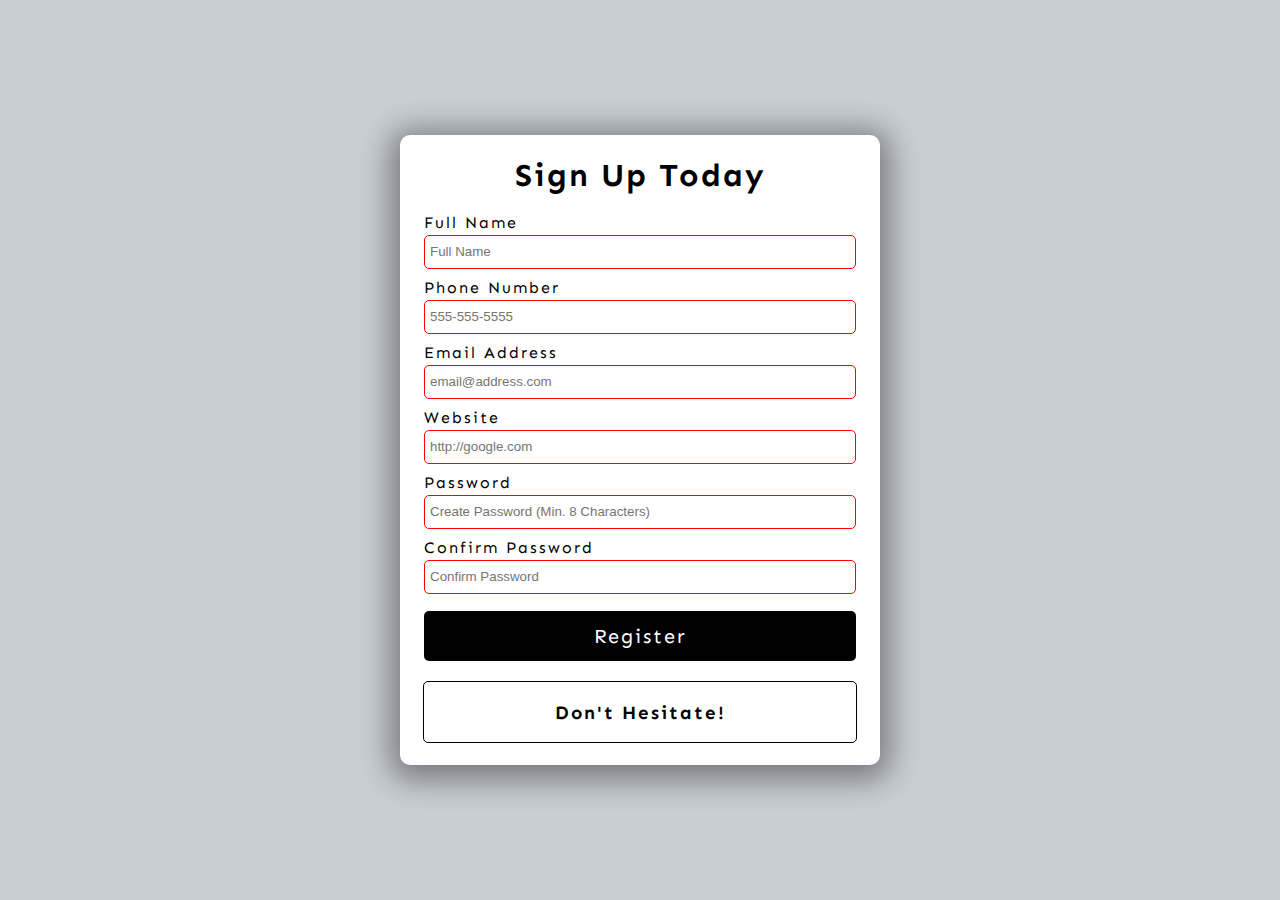
<file: form-validator/index.html>
<!DOCTYPE html>
<html lang="en">
<head>
    <meta charset="UTF-8">
    <meta name="viewport" content="width=device-width, initial-scale=1.0">
    <title>Form Validation</title>
    <link rel="icon" type="image/png" href="favicon.png">
    <link rel="stylesheet" href="style.css">
</head>
<body>
    <div class="container">
        <h1>Sign Up Today</h1>
        <!-- Form -->
        <form id="form">
            <!-- Full Name -->
            <div class="form-group">
                <label for="name">Full Name</label>
                <input type="text" id="name" placeholder="Full Name" name="name"  required minlength="3" maxlength="100">
            </div>
            <!-- Phone Number -->
            <div class="form-group">
                <label for="phone">Phone Number</label>
                <input type="tel" id="phone" placeholder="555-555-5555" name="phone" required pattern="[0-9]{3}-[0-9]{3}-[0-9]{4}">
            </div>
            <!-- Email Address -->
            <div class="form-group">
                <label for="email">Email Address</label>
                <input type="email" id="email" placeholder="email@address.com" required name="email">
            </div>
            <!-- Website URL -->
            <div class="form-group">
                <label for="website">Website</label>
                <input type="url" id="website" placeholder="http://google.com" required name="website">
            </div>
            <!-- Password -->
            <div class="form-group">
                <label for="password1">Password</label>
                <input type="password" id="password1" placeholder="Create Password (Min. 8 Characters)"
                    required pattern="^(?=.*\d)(?=.*[a-z])(?=.*[A-Z])(?=.*[a-zA-Z]).{8,}$" 
                    title="Please include at least 1 uppercase character, 1 lowercase character and 1 number."
                >
            </div>
            <!-- Confirm Password -->
            <div class="form-group">
                <label for="password2">Confirm Password</label>
                <input type="password" id="password2" placeholder="Confirm Password" name="password"
                required pattern="^(?=.*\d)(?=.*[a-z])(?=.*[A-Z])(?=.*[a-zA-Z]).{8,}$">
            </div>
            <button type="submit">Register</button>
        </form>
        <!-- Error/Success Message -->
        <div class="message-container">
            <h3 id="message">Don't Hesitate!</h3>
        </div>
    </div>
    <!-- Script -->
    <script src="script.js"></script>
</body>
</html>
</file>
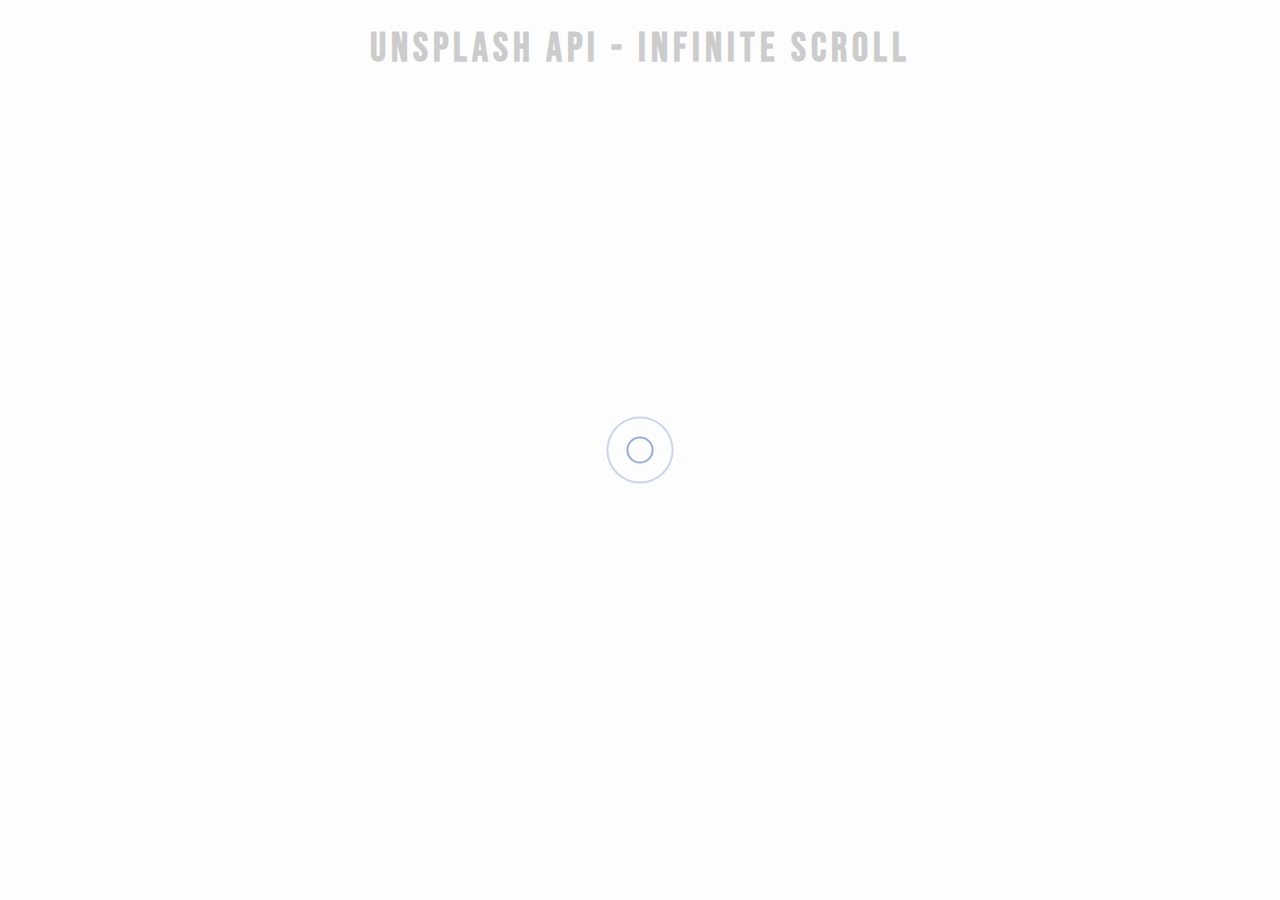
<file: infinite-scroll/index.html>
<!DOCTYPE html>
<html lang="en">
<head>
    <meta charset="UTF-8">
    <meta name="viewport" content="width=device-width, initial-scale=1.0">
    <title>Infinite Scroll</title>
    <link rel="icon" type="image/png" href="favicon.png">
    <link rel="stylesheet" href="style.css">
</head>
<body>
    <!-- Title -->
    <h1>Unsplash API - Infinite Scroll</h1>
    <!-- Loader -->
    <div class="loader" id="loader">
        <img src="loader.svg" alt="Loading">
    </div>
    <!-- Image Container -->
    <div class="image-container" id="image-container"></div>
    <!-- Script -->
    <script src="script.js"></script>
</body>
</html>
</file>
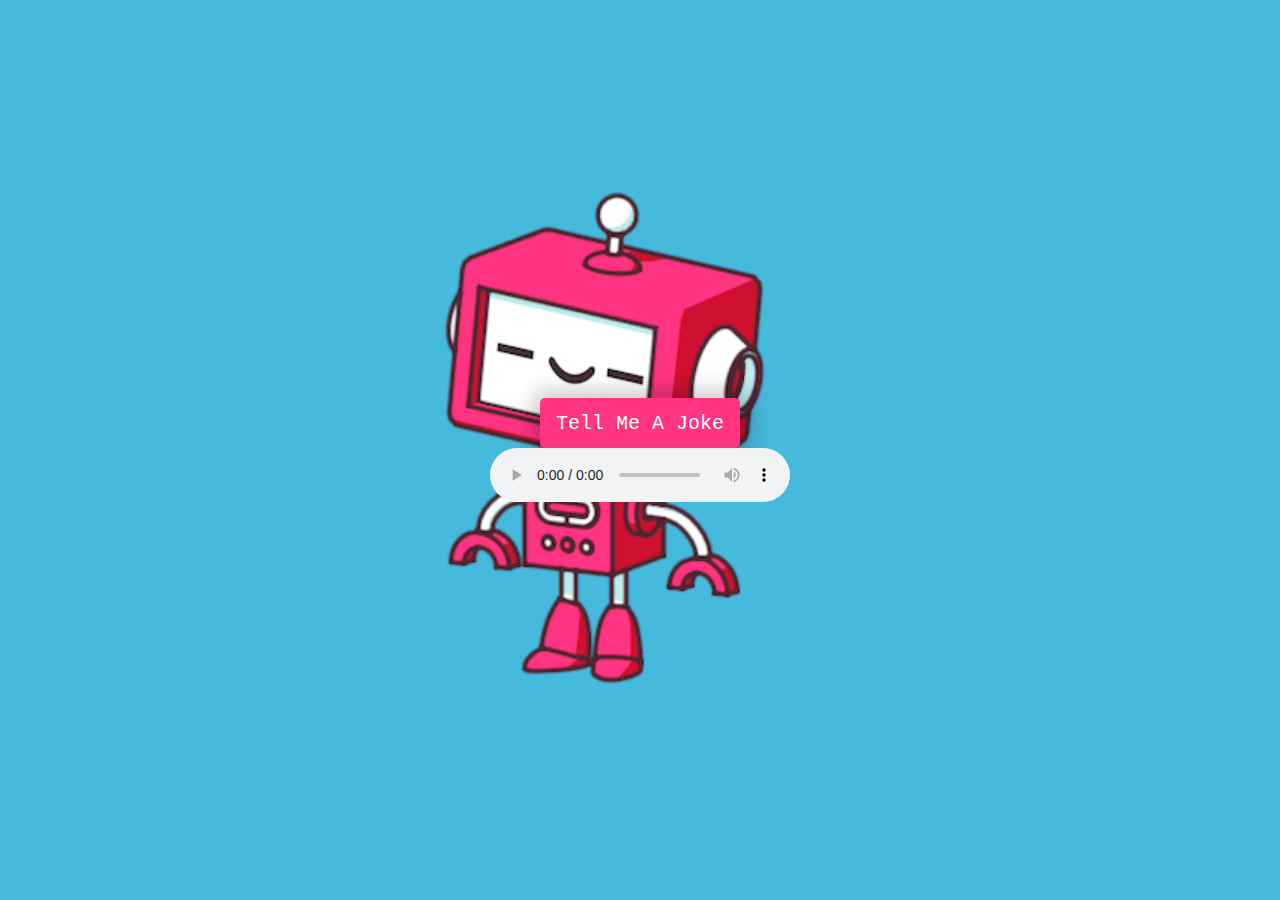
<file: joke-teller/index.html>
<!DOCTYPE html>
<html lang="en">
<head>
    <meta charset="UTF-8">
    <meta name="viewport" content="width=device-width, initial-scale=1.0">
    <title>Joke Teller</title>
    <link rel="icon" type="image/png" href="favicon.png">
    <link rel="stylesheet" href="style.css">
</head>
<body>
    <div class="container">
        <button id="button">Tell Me A Joke</button>
        <audio id="audio" controls></audio>
    </div>
    <!-- Script -->
    <script src="script.js"></script>
</body>
</html>
</file>
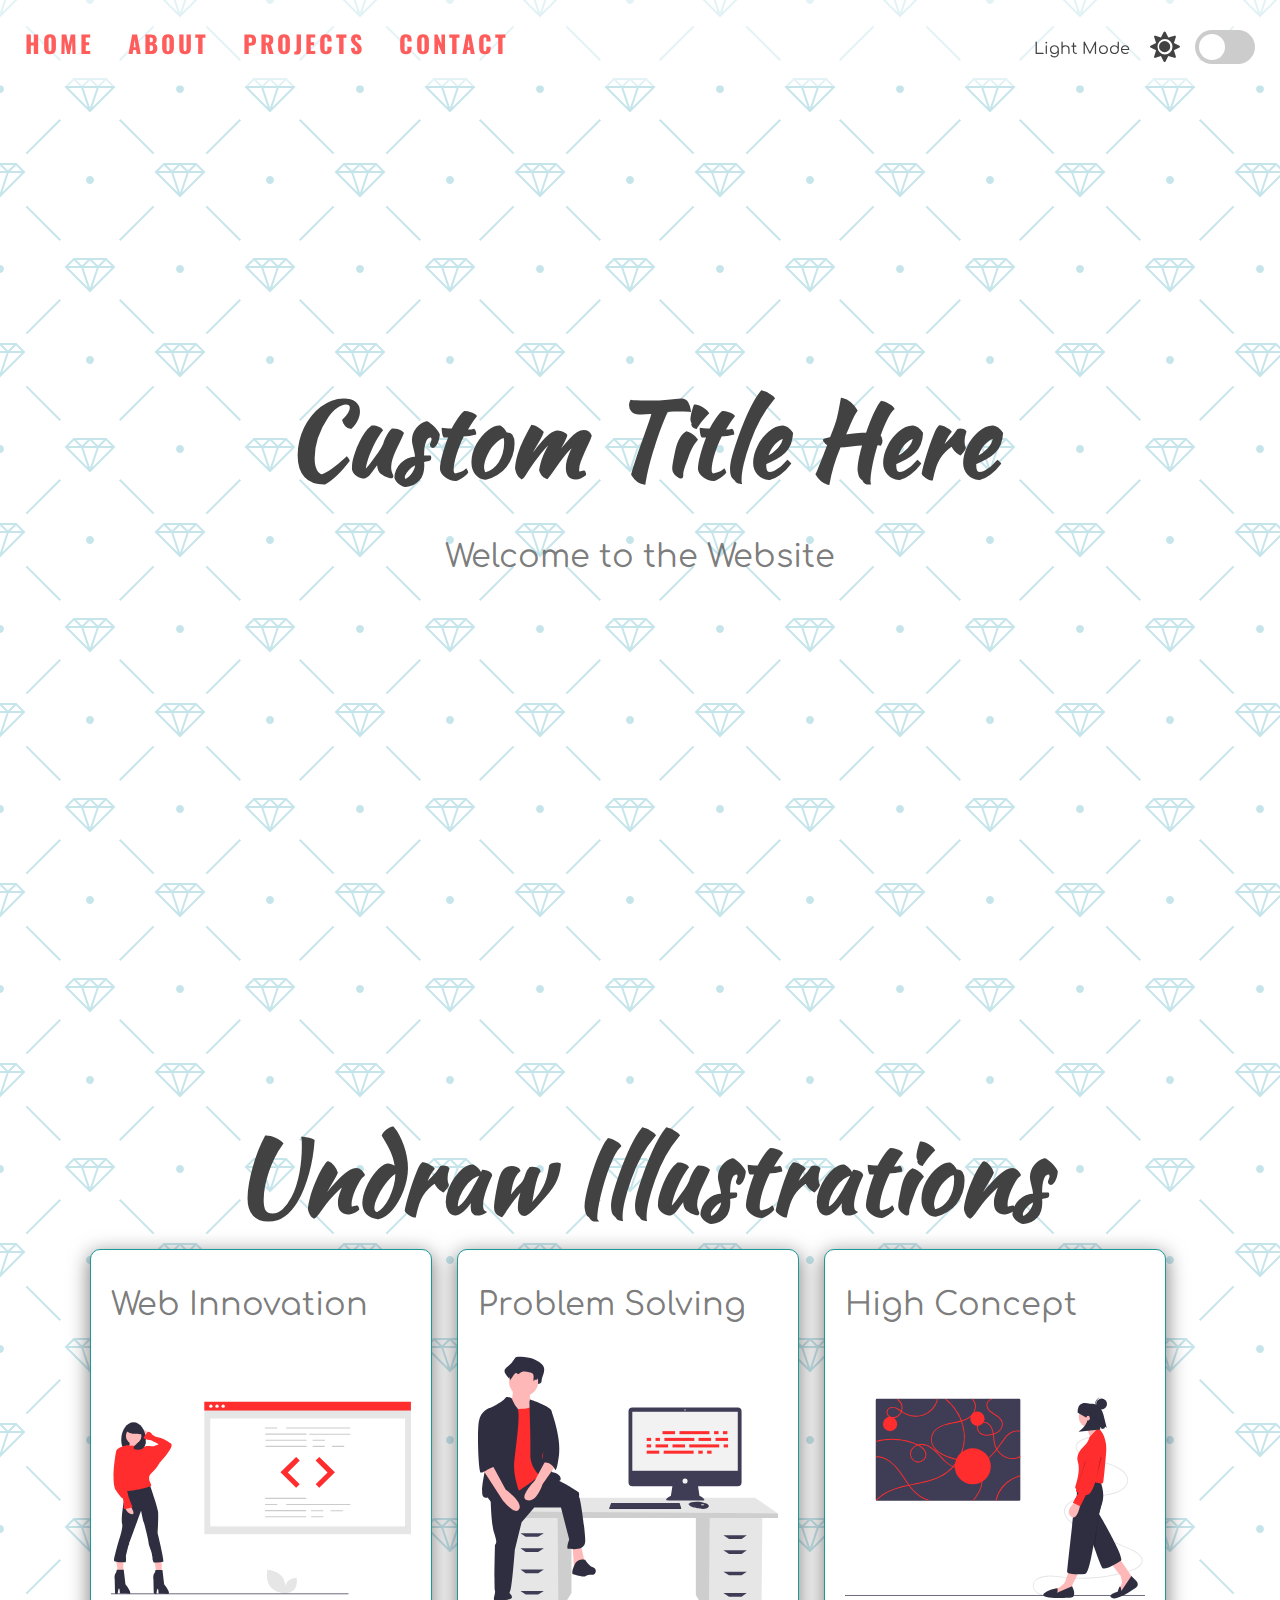
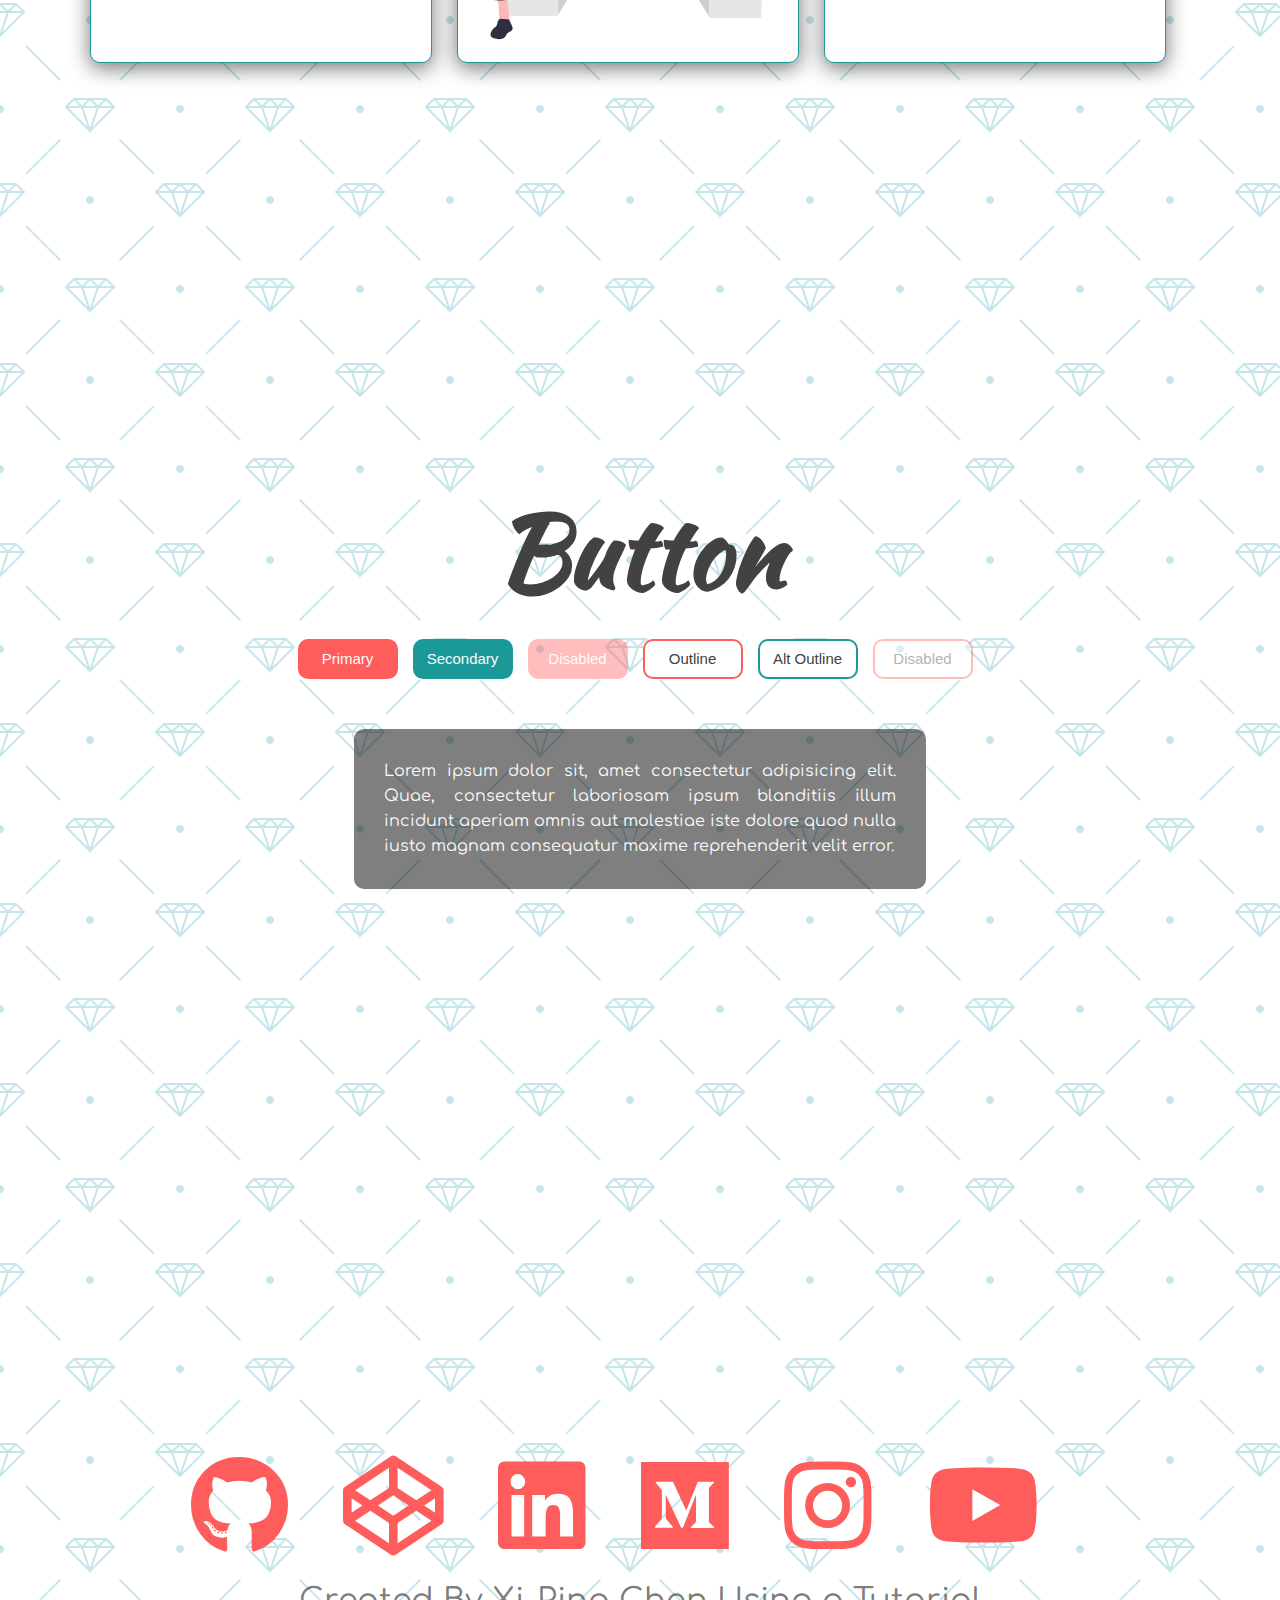
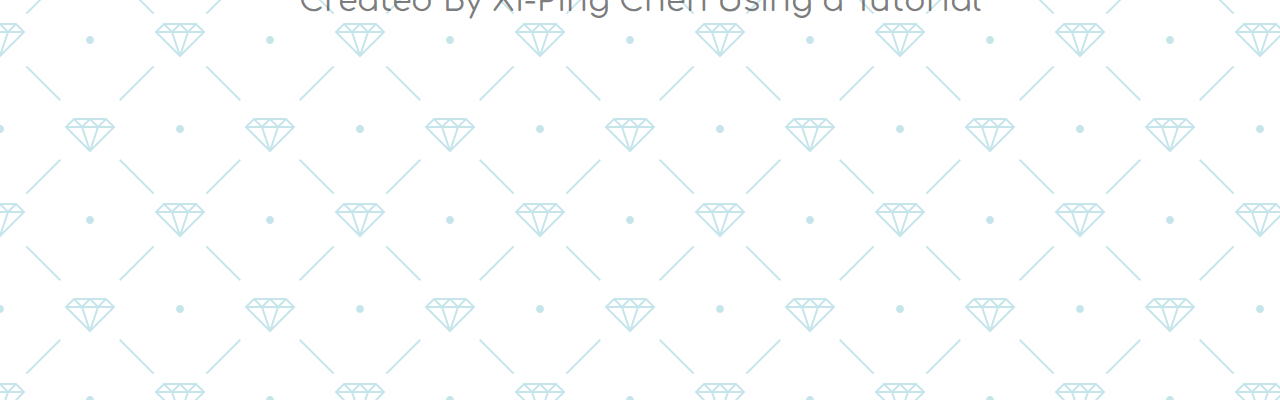
<file: light-dark-mode/index.html>
<!DOCTYPE html>
<html lang="en">
<head>
    <meta charset="UTF-8">
    <meta name="viewport" content="width=device-width, initial-scale=1.0">
    <title>Light Dark Mode</title>
    <link rel="icon" type="image/png" href="favicon.png">
    <link rel="stylesheet" href="https://cdnjs.cloudflare.com/ajax/libs/font-awesome/5.10.2/css/all.min.css"/>
    <link rel="stylesheet" href="style.css">
</head>
<body>
    <!-- Dark Mode Switch -->
    <div class="theme-switch-wrapper">
        <span id="toggle-icon">
            <span class="toggle-text">Light Mode</span>
            <i class="fas fa-sun"></i>
        </span>
        <label class="theme-switch">
            <input type="checkbox">
            <div class="slider round"></div>
        </label>
    </div>
    <!-- Navigation -->
    <nav id="nav">
        <a href="#home">HOME</a>
        <a href="#about">ABOUT</a>
        <a href="#projects">PROJECTS</a>
        <a href="#contact">CONTACT</a>
    </nav>
    <!-- Home -->
    <section id="home">
        <div class="title-group">
            <h1>Custom Title Here</h1>
            <h2>Welcome to the Website</h2>
        </div>
    </section>
    <!-- About -->
    <section id="about">
        <h1>Undraw Illustrations</h1>
        <div class="about-container">
            <div class="image-container">
                <h2>Web Innovation</h2>
                <img src="img/undraw_proud_coder_light.svg" alt="Proud Coder" id="image1">
            </div>
            <div class="image-container">
                <h2>Problem Solving</h2>
                <img src="img/undraw_feeling_proud_light.svg" alt="Feeling Proud" id="image2">
            </div>
            <div class="image-container">
                <h2>High Concept</h2>
                <img src="img/undraw_conceptual_idea_light.svg" alt="Proud Coder" id="image3">
            </div>
        </div>
    </section>
    <!-- Projects -->
    <section id="projects">
        <h1>Button</h1>
        <div class="buttons">
            <button class="primary">Primary</button>
            <button class="secondary">Secondary</button>
            <button class="primary" disabled>Disabled</button>
            <button class="outline">Outline</button>
            <button class="secondary outline">Alt Outline</button>
            <button class="outline" disabled>Disabled</button>
        </div>
        <div class="text-box" id="text-box">
            <p>Lorem ipsum dolor sit, amet consectetur adipisicing elit. Quae, consectetur laboriosam ipsum blanditiis illum incidunt aperiam omnis aut molestiae iste dolore quod nulla iusto magnam consequatur maxime reprehenderit velit error.</p>
        </div>
    </section>
    <!-- Contact -->
    <section id="contact">
        <div class="social-icons">
            <i class="fab fa-github"></i>
            <i class="fab fa-codepen"></i>
            <i class="fab fa-linkedin"></i>
            <i class="fab fa-medium"></i>
            <i class="fab fa-instagram"></i>
            <i class="fab fa-youtube"></i>
        </div>
        <h2>Created By Xi-Ping Chen Using a Tutorial</h2>
    </section>
    <!-- Script -->
    <script src="script.js"></script>
</body>
</html>
</file>
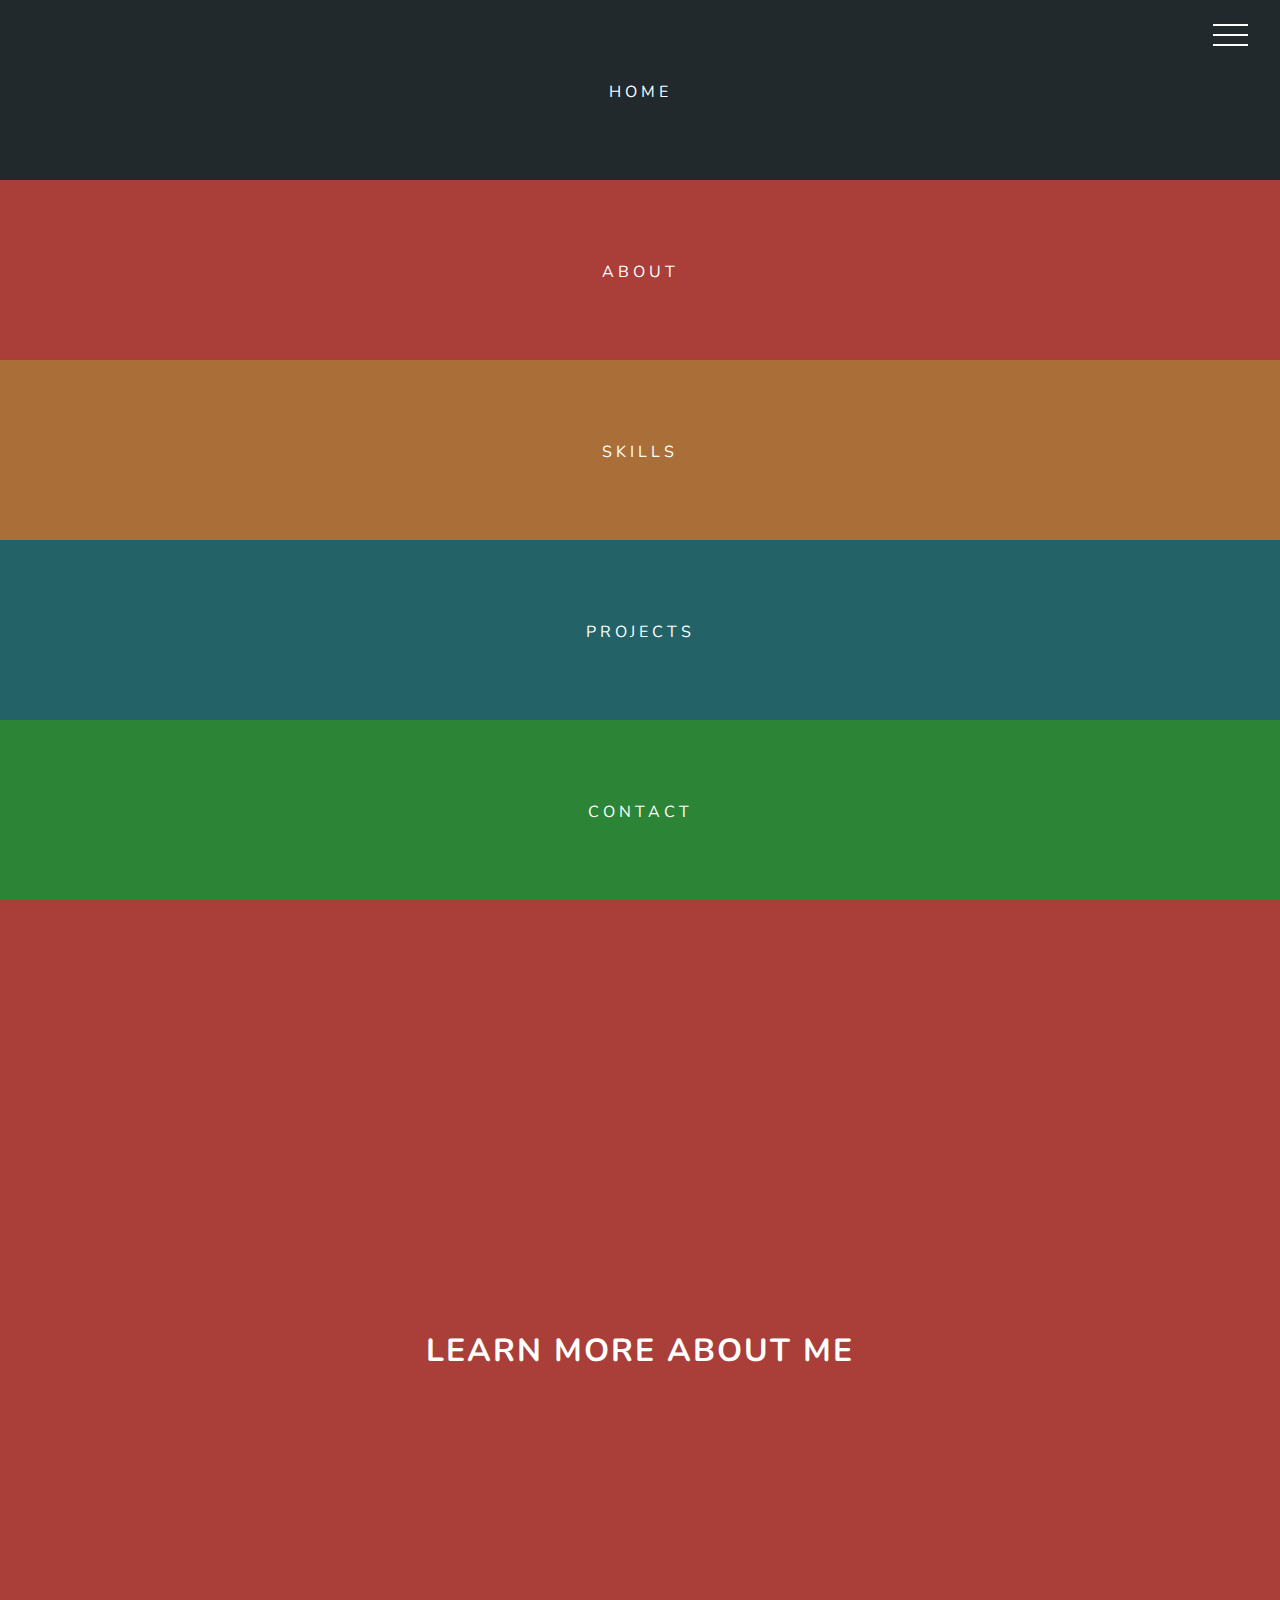
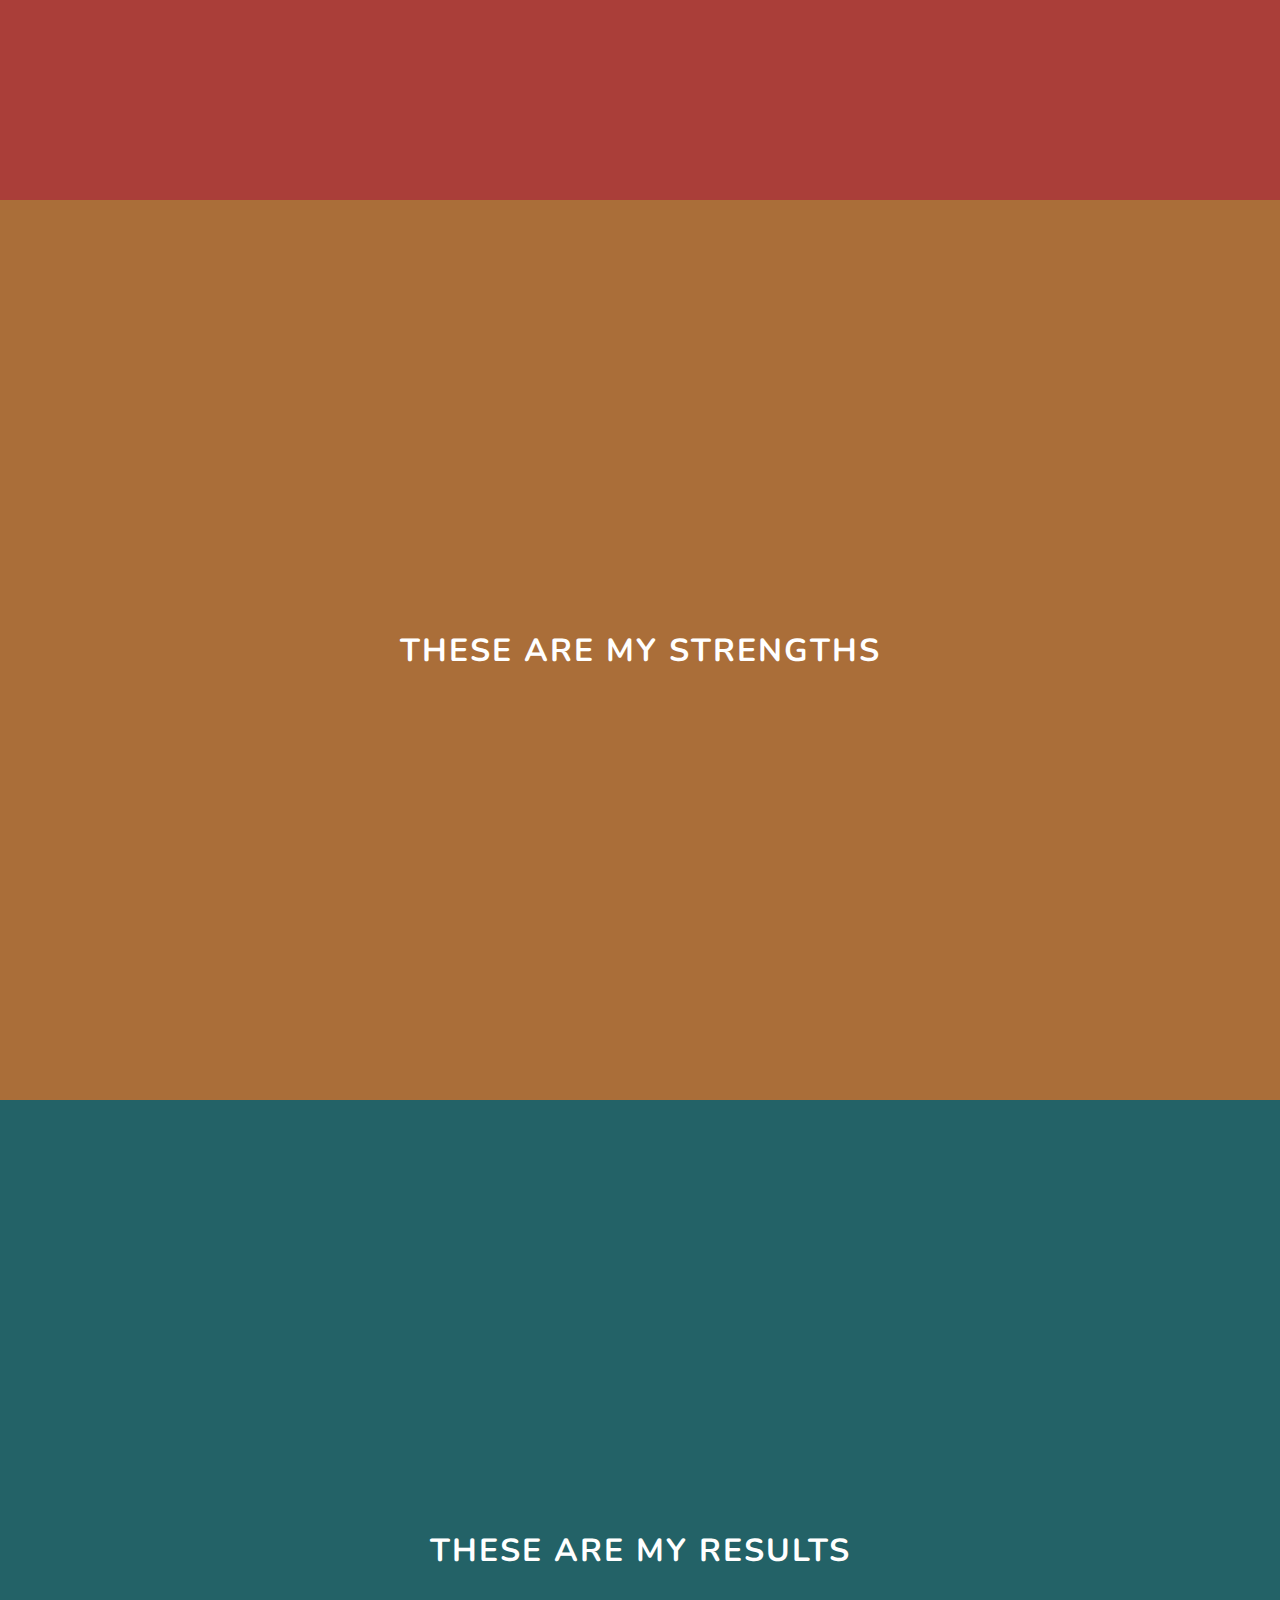
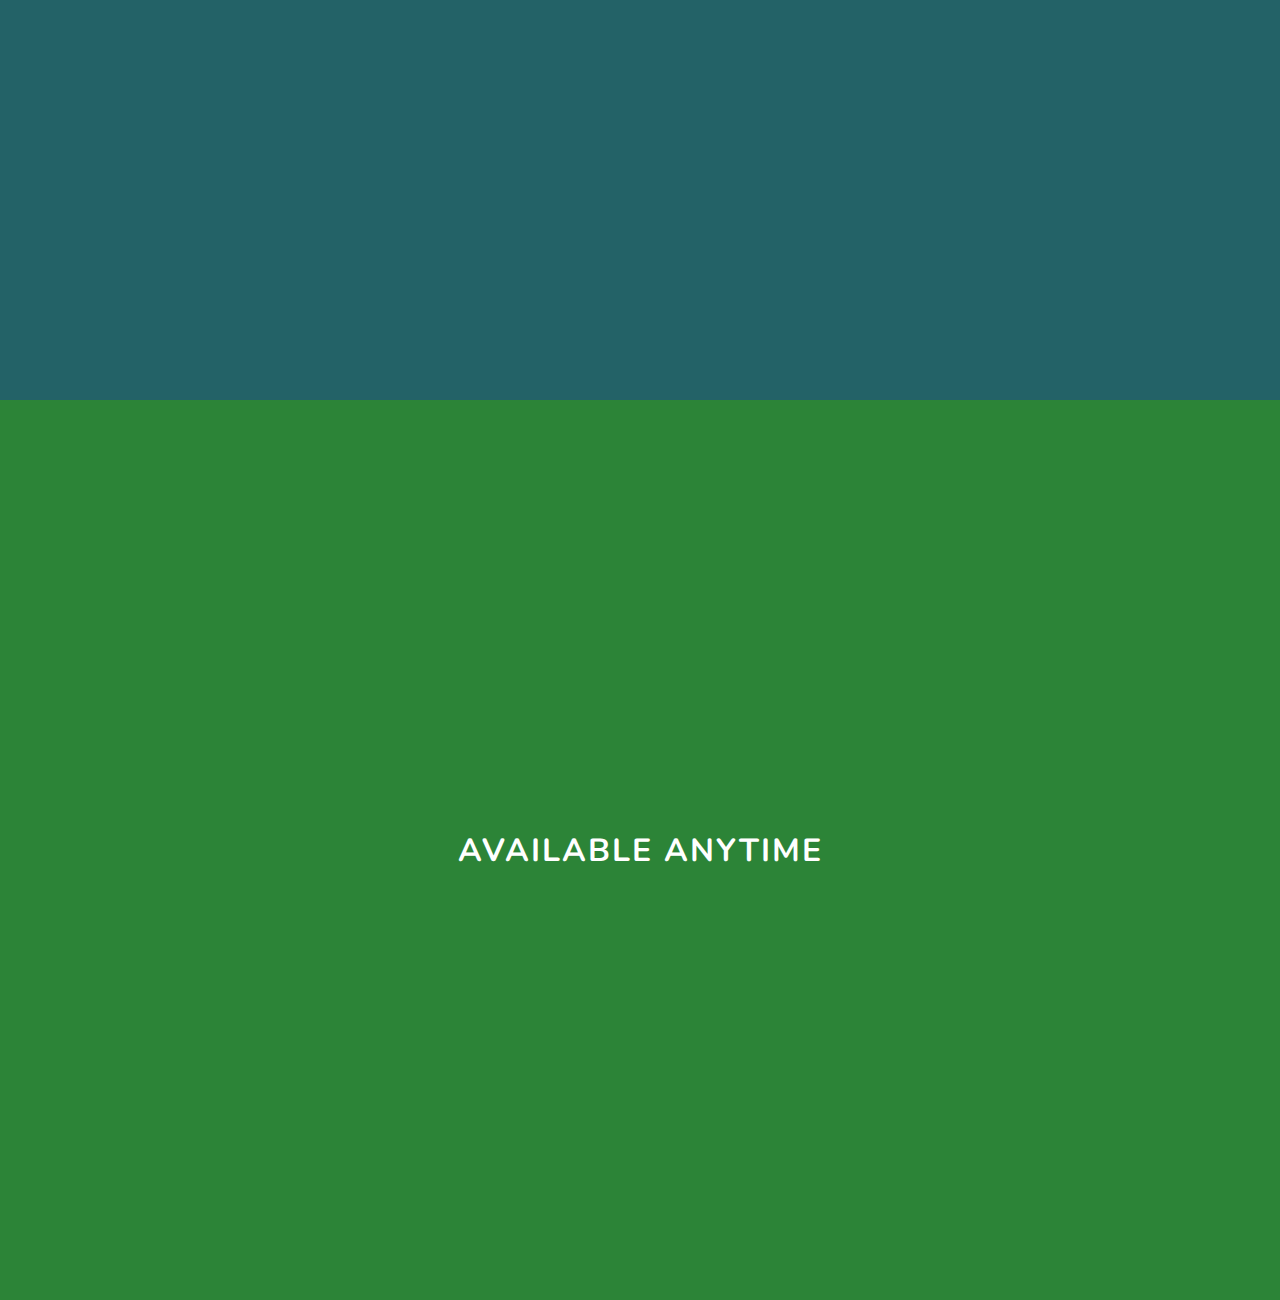
<file: navigation-nation/index.html>
<!DOCTYPE html>
<html lang="en">
<head>
  <meta charset="UTF-8">
  <meta name="viewport" content="width=device-width, initial-scale=1.0">
  <title>Animated Navigation</title>
  <link rel="icon" type="image/png" href="favicon.png">
  <link rel="stylesheet" href="style.css">
</head>
<body>
  <!-- Menu Overlay -->
  <div class="overlay overlay-slide-left" id="overlay">
    <!-- Menu Items -->
    <nav>
      <ul>
        <li id="nav-1" class="slide-out-1"><a href="#home">Home</a></li>
        <li id="nav-2" class="slide-out-2"><a href="#about">About</a></li>
        <li id="nav-3" class="slide-out-3"><a href="#skills">Skills</a></li>
        <li id="nav-4" class="slide-out-4"><a href="#projects">Projects</a></li>
        <li id="nav-5" class="slide-out-5"><a href="#contact">Contact</a></li>
      </ul>
    </nav>
  </div>
  <!-- Menu Bars -->
  <div class="menu-bars" id="menu-bars">
    <div class="bar1"></div>
    <div class="bar2"></div>
    <div class="bar3"></div>
  </div>
  <!-- Sections -->
  <section id="home"><a href="" target="_blank">Chachenski Design</a></section>
  <section id="about"><h1>Learn More About Me</h1></section>
  <section id="skills"><h1>These Are My Strengths</h1></section>
  <section id="projects"><h1>These Are My Results</h1></section>
  <section id="contact"><h1>Available Anytime</h1></section>
  <!-- Script -->
  <script src="script.js"></script>
</body>
</html>
</file>
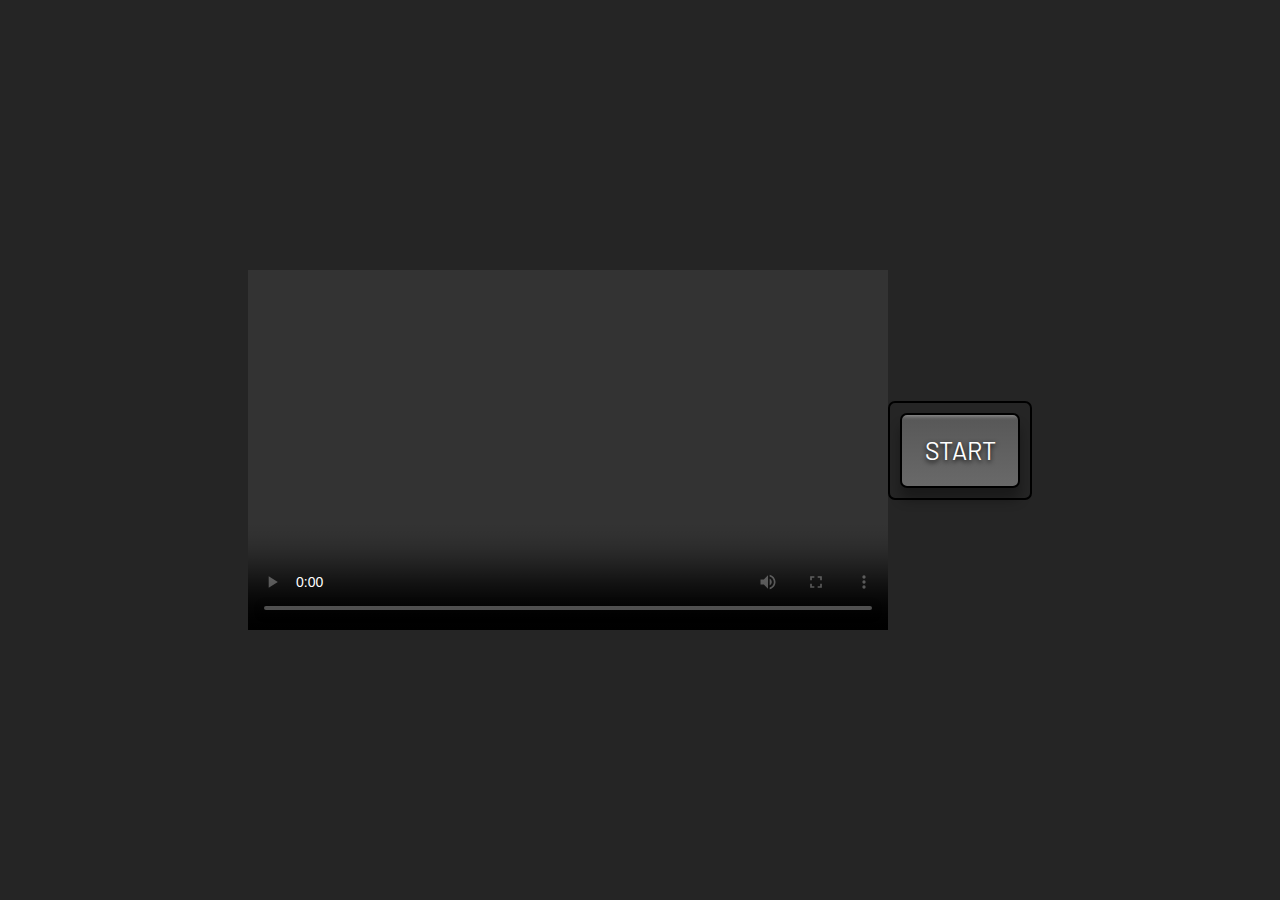
<file: picture-in-picture/index.html>
<!DOCTYPE html>
<html lang="en">
<head>
    <meta charset="UTF-8">
    <meta name="viewport" content="width=device-width, initial-scale=1.0">
    <title>Picture in Picture</title>
    <link rel="icon" type="image/png" href="favicon.png">
    <link rel="stylesheet" href="style.css">
</head>
<body>
    <!-- Video -->
    <video id="video" controls height="360" width="640" ></video>
    <!-- Button -->
    <div class="button-container">
        <button id="button">START</button>
    </div>
    <!-- Script -->
    <script src="script.js"></script>
</body>
</html>
</file>
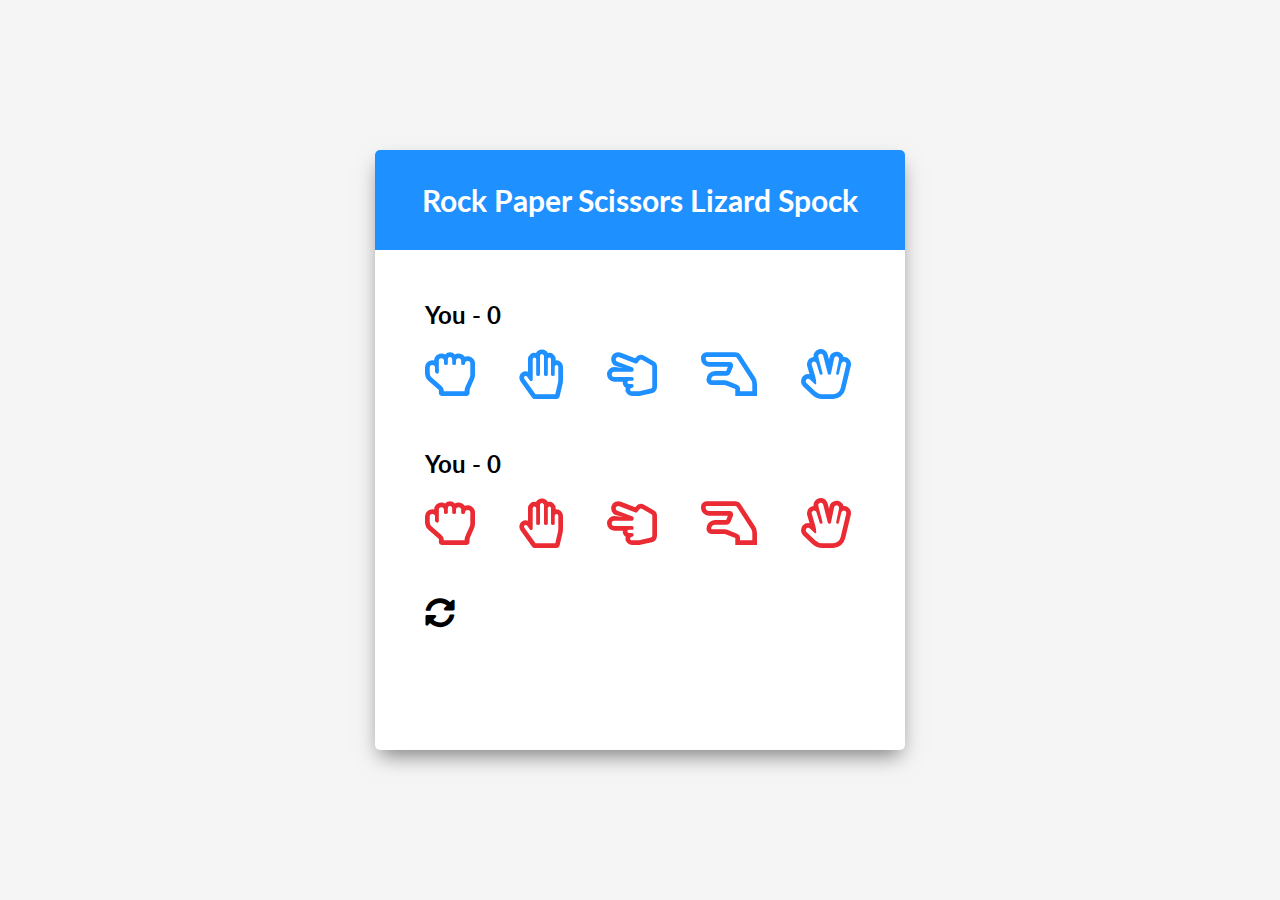
<file: spock-rock-game/index.html>
<!DOCTYPE html>
<html lang="en">
<head>
    <meta charset="UTF-8">
    <meta name="viewport" content="width=device-width, initial-scale=1.0">
    <title>Spock Rock Game</title>
    <link rel="stylesheet" href="https://cdnjs.cloudflare.com/ajax/libs/font-awesome/5.10.2/css/all.min.css"/>
    <link rel="stylesheet" href="style.css">
</head>
<body>
    <div class="game-container">
        <!-- Header -->
        <div class="header">
            <h1>Rock Paper Scissors Lizard Spock</h1>
        </div>
        <!-- Player Container -->
        <div class="player-container" id="player">
            <h2>You - <span id="playerScore"></span><span class="choice" id="playerChoice"></span></h2>
            <i class="far fa-hand-rock" title="Rock" id="playerRock" onclick="select('rock')"></i>
            <i class="far fa-hand-paper" title="Paper" id="playerPaper" onclick="select('paper')"></i>
            <i class="far fa-hand-scissors" title="Scissors" id="playerScissors" onclick="select('scissors')"></i>
            <i class="far fa-hand-lizard" title="Lizard" id="playerLizard" onclick="select('lizard')"></i>
            <i class="far fa-hand-spock" title="Spock" id="playerSpock" onclick="select('spock')"></i>
        </div>
        <!-- Computer Container -->
        <div class="player-container" id="computer">
            <h2>You - <span id="computerScore"></span><span class="choice" id="computerChoice"></span></h2>
            <i class="far fa-hand-rock" title="Rock" id="computerRock"></i>
            <i class="far fa-hand-paper" title="Paper" id="computerPaper"></i>
            <i class="far fa-hand-scissors" title="Scissors" id="computerScissors"></i>
            <i class="far fa-hand-lizard" title="Lizard" id="computerLizard"></i>
            <i class="far fa-hand-spock" title="Spock" id="computerSpock"></i>
        </div>
        <!-- Reset Icon -->
        <i class="fas fa-sync-alt reset-icon" title="Reset" onclick="resetAll()"></i>
        <!-- Results Text -->
        <div class="result-container">
            <h3 class="result-text" id="resultText"></h3>
        </div>
    </div>
    <!-- Script -->
    <script src="script.js"></script>
</body>
</html>
</file>
<file: form-validator/style.css>
@import url('https://fonts.googleapis.com/css2?family=Sen&display=swap');

html {
  box-sizing: border-box;
}

body {
  margin: 0;
  min-height: 100vh;
  font-family: Sen, sans-serif;
  letter-spacing: 2px;
  display: flex;
  align-items: center;
  justify-content: center;
  background: #c9ced3;
}

.container {
  width: 480px;
  height: 630px;
  background: white;
  display: flex;
  flex-direction: column;
  align-items: center;
  border-radius: 10px;
  box-shadow: 0 5px 30px 10px rgba(0, 0, 0, 0.4);
}

/* Form */
form {
  width: 90%;
}

.form-group {
  height: 65px;
}

label {
  position: relative;
  bottom: 3px;
}

input {
  width: 100%;
  height: 34px;
  padding: 5px;
  border: 1px solid black;
  border-radius: 5px;
  outline: none;
  box-sizing: border-box;
  transition: all 0.3s;
}

input:valid {
  border: 1px solid green;
}

input:invalid {
  border: 1px solid red;
}

button {
  cursor: pointer;
  color: white;
  background: black;
  border: none;
  border-radius: 5px;
  height: 50px;
  width: 100%;
  font-family: Sen, sans-serif;
  font-size: 20px;
  letter-spacing: 2px;
  margin-top: 5px;
}

button:hover {
  filter: brightness(200%);
  background: rgb(22, 22, 22);
}

button:focus {
  outline: none;
}

.message-container {
  border: 1px solid black;
  border-radius: 5px;
  width: 90%;
  margin-top: 20px;
  display: flex;
  justify-content: center;
  color: black;
}
</file>
<file: infinite-scroll/style.css>
@import url("https://fonts.googleapis.com/css?family=Bebas+Neue&display=swap");

html {
  box-sizing: border-box;
}

body {
  margin: 0;
  font-family: Bebas Neue, sans-serif;
  background: whitesmoke;
}

h1 {
  text-align: center;
  margin-top: 25px;
  margin-bottom: 15px;
  font-size: 40px;
  letter-spacing: 5px;
}

/* Loader */
.loader {
  position: fixed;
  top: 0;
  bottom: 0;
  left: 0;
  right: 0;
  background: rgba(255, 255, 255, 0.8);
}

.loader img {
  position: fixed;
  top: 50%;
  left: 50%;
  transform: translate(-50%, -50%);
}

/* Image Container */
.image-container {
  margin: 10px 30%;
}

.image-container img {
  width: 100%;
  margin-top: 5px;
}

/* Media Query: Large Smartphone Vertical */
@media screen and (max-width: 600px) {
  h1 {
    font-size: 20px;
  }

  .image-container {
    margin: 10px;
  }
}
</file>
<file: joke-teller/style.css>
/* ROBOT.GIF from Giphy - https://giphy.com/gifs/robot-cinema-4d-eyedesyn-3o7abtn7DuREEpsyWY */

html {
  box-sizing: border-box;
}

body {
  margin: 0;
  background: #45badd;
}

.container {
  height: 100vh;
  width: 100vw;
  display: flex;
  flex-direction: column;
  justify-content: center;
  align-items: center;
  background: url('./robot.gif');
  background-size: contain;
  background-position: left center;
  background-repeat: no-repeat;
}

button {
  cursor: pointer;
  outline: none;
  width: 200px;
  height: 50px;
  font-family: 'Courier New', Courier, monospace;
  font-size: 20px;
  color: white;
  background: #ff3482;
  border: none;
  border-radius: 5px;
  box-shadow: 2px 2px 20px 10px rgba(0, 0, 0, 0.2);
}

button:hover {
  filter: brightness(95%);
}

button:active {
  transform: scale(0.98);
}

button:disabled {
  cursor: default;
  filter: brightness(30%);
}

/* Media Query: Tablet or Smaller */
@media screen and (max-width: 1000px) {
  .container {
    background-position: center center;
    background-size: cover;
  }

  button {
    box-shadow: 5px 5px 30px 20px rgba(0, 0, 0, 0.5)
  }
}
</file>
<file: light-dark-mode/style.css>
@import url('https://fonts.googleapis.com/css?family=Comfortaa|Kaushan+Script|Oswald&display=swap');

:root {
  --primary-color: rgb(255, 92, 92);
  --primary-variant: #ff2d2d;
  --secondary-color: #1b9999;
  --on-primary: rgb(250, 250, 250);
  --on-background: rgb(66, 66, 66);
  --on-background-alt: rgba(66, 66, 66, 0.7);
  --background: rgb(255, 255, 255);
  --box-shadow: 0 5px 20px 1px rgba(0, 0, 0, 0.5);
}

[data-theme="dark"] {
  --primary-color: rgb(150, 65, 255);
  --primary-variant: #6c63ff;
  --secondary-color: #03dac5;
  --on-primary: #000;
  --on-background: rgba(255, 255, 255, 0.9);
  --on-background-alt: rgba(255, 255, 255, 0.7);
  --background: #121212;
}

html {
  box-sizing: border-box;
  scroll-behavior: smooth;
}

body {
  margin: 0;
  color: var(--on-background);
  font-family: Comfortaa, sans-serif;
  background-color: var(--background);
  background-image: url("data:image/svg+xml,%3Csvg width='180' height='180' viewBox='0 0 180 180' xmlns='http://www.w3.org/2000/svg'%3E%3Cpath d='M81.28 88H68.413l19.298 19.298L81.28 88zm2.107 0h13.226L90 107.838 83.387 88zm15.334 0h12.866l-19.298 19.298L98.72 88zm-32.927-2.207L73.586 78h32.827l.5.5 7.294 7.293L115.414 87l-24.707 24.707-.707.707L64.586 87l1.207-1.207zm2.62.207L74 80.414 79.586 86H68.414zm16 0L90 80.414 95.586 86H84.414zm16 0L106 80.414 111.586 86h-11.172zm-8-6h11.173L98 85.586 92.414 80zM82 85.586L87.586 80H76.414L82 85.586zM17.414 0L.707 16.707 0 17.414V0h17.414zM4.28 0L0 12.838V0h4.28zm10.306 0L2.288 12.298 6.388 0h8.198zM180 17.414L162.586 0H180v17.414zM165.414 0l12.298 12.298L173.612 0h-8.198zM180 12.838L175.72 0H180v12.838zM0 163h16.413l.5.5 7.294 7.293L25.414 172l-8 8H0v-17zm0 10h6.613l-2.334 7H0v-7zm14.586 7l7-7H8.72l-2.333 7h8.2zM0 165.414L5.586 171H0v-5.586zM10.414 171L16 165.414 21.586 171H10.414zm-8-6h11.172L8 170.586 2.414 165zM180 163h-16.413l-7.794 7.793-1.207 1.207 8 8H180v-17zm-14.586 17l-7-7h12.865l2.333 7h-8.2zM180 173h-6.613l2.334 7H180v-7zm-21.586-2l5.586-5.586 5.586 5.586h-11.172zM180 165.414L174.414 171H180v-5.586zm-8 5.172l5.586-5.586h-11.172l5.586 5.586zM152.933 25.653l1.414 1.414-33.94 33.942-1.416-1.416 33.943-33.94zm1.414 127.28l-1.414 1.414-33.942-33.94 1.416-1.416 33.94 33.943zm-127.28 1.414l-1.414-1.414 33.94-33.942 1.416 1.416-33.943 33.94zm-1.414-127.28l1.414-1.414 33.942 33.94-1.416 1.416-33.94-33.943zM0 85c2.21 0 4 1.79 4 4s-1.79 4-4 4v-8zm180 0c-2.21 0-4 1.79-4 4s1.79 4 4 4v-8zM94 0c0 2.21-1.79 4-4 4s-4-1.79-4-4h8zm0 180c0-2.21-1.79-4-4-4s-4 1.79-4 4h8z' fill='%233ca5bb' fill-opacity='0.29' fill-rule='evenodd'/%3E%3C/svg%3E");
}

section {
  min-height: 100vh;
  display: flex;
  justify-content: center;
  align-items: center;
  flex-direction: column;
}

h1 {
  font-family: Kaushan Script, sans-serif;
  font-size: 100px;
  margin-bottom: 0;
}

h2 {
  font-size: 32px;
  font-weight: normal;
  color: var(--on-background-alt);
}

/* Navigation */
nav {
  z-index: 10;
  position: fixed;
  font-family: Oswald, sans-serif;
  font-size: 24px;
  letter-spacing: 3px;
  padding: 25px;
  width: 100vw;
  background: rgb(255 255 255 / 50%);
}

a {
  margin-right: 25px;
  color: var(--primary-color);
  text-decoration: none;
  border-bottom: 3px solid transparent;
  font-weight: bold;
}

a:hover,
a:focus {
  color: var(--on-background);
  border-bottom: 3px solid;
}

/* Home Section */
.title-group {
  text-align: center;
}

/* About Section */
.about-container {
  display: flex;
}

.image-container {
  border: 1px solid var(--secondary-color);
  border-radius: 10px;
  padding: 10px 20px;
  margin-right: 25px;
  width: auto;
  background: var(--background);
  box-shadow: var(--box-shadow);
}

img {
  height: 300px;
  width: 300px;
}

/* Projects Section */
.buttons {
  margin-top: 15px;
  margin-bottom: 50px;
}

button {
  min-width: 100px;
  height: 40px;
  cursor: pointer;
  border-radius: 10px;
  margin-right: 10px;
  border: 2px solid var(--primary-color);
  font-size: 15px;
  outline: none;
}

button:disabled {
  opacity: 0.4;
  cursor: default;
}

button:hover:not(.outline) {
  filter: brightness(110%);
}

.primary {
  background: var(--primary-color);
  color: var(--on-primary);
}

.secondary {
  border: 2px solid var(--secondary-color);
}

.secondary,
.secondary:hover,
.outline.secondary:hover {
  background: var(--secondary-color);
  color: var(--on-primary);
}

.outline {
  background: var(--background);
  color: var(--on-background);
}

.outline:hover {
  background: var(--primary-color);
  color: var(--on-primary);
}

.text-box {
  width: 40%;
  text-align: justify;
  background: rgb(0 0 0 / 50%);
  color: var(--on-primary);
  border-radius: 10px;
  padding: 30px;
}

p {
  margin: 0;
  line-height: 25px;
}

/* Contact Section */
.fab {
  font-size: 100px;
  margin-right: 50px;
  cursor: pointer;
  color: var(--primary-color);
}

.fab:hover {
  color: var(--on-background);
}

/* Dark Mode Toggle */
.theme-switch-wrapper {
  display: flex;
  align-items: center;
  z-index: 100;
  position: fixed;
  right: 25px;
  top: 30px;
}

.theme-switch-wrapper span {
  margin-right: 10px;
  font-size: 1rem;
}

.toggle-text {
  position: relative;
  top: -4px;
  right: 5px;
  color: var(--on-background);
}

.theme-switch {
  display: inline-block;
  height: 34px;
  position: relative;
  width: 60px;
}

.theme-switch input {
  display: none;
}

.slider {
  background: #ccc;
  bottom: 0;
  cursor: pointer;
  left: 0;
  position: absolute;
  right: 0;
  top: 0;
  transition: 0.4s;
}

.slider::before {
  background: #fff;
  bottom: 4px;
  content: "";
  height: 26px;
  left: 4px;
  position: absolute;
  transition: 0.4s;
  width: 26px;
}

input:checked + .slider {
  background: var(--primary-color);
}

input:checked + .slider::before {
  transform: translateX(26px);
}

.slider.round {
  border-radius: 34px;
}

.slider.round::before {
  border-radius: 50%;
}

.fas {
  font-size: 30px;
  margin-right: 5px;
}
</file>
<file: navigation-nation/style.css>
@import url('https://fonts.googleapis.com/css2?family=Nunito&display=swap');

:root {
  --primaryColor: #fff;
  --navColor1: #21292c;
  --navColor2: #aa3e39;
  --navColor3: #aa6e39;
  --navColor4: #236267;
  --navColor5: #2c8437;
}

html {
  box-sizing: border-box;
}

body {
  margin: 0;
  background: #000;
  font-family: Nunito, san-serif;
}

/* --- Navigation Menu ------------------------------ */

/* Overlay */
.overlay {
  position: fixed;
  z-index: 9;
  top: 0;
  left: 0;
  width: 100vw;
  height: 100vh;
  background-color: rgba(0, 0, 0, 0.7);
  transform: translateX(-100vw);
}

.overlay-slide-right {
  transition: all 0.4s ease-in-out;
  transform: translateX(-100vw);
}

.overlay-slide-left {
  transition: all 0.8s ease-in-out;
  transform: translateX(0);
}

/* Nav Menu Items */
nav,
nav ul {
  height: 100vh;
  margin: 0;
  padding: 0;
}

nav ul {
  display: flex;
  flex-direction: column;
  justify-content: stretch;
  list-style: none;
}

nav ul li {
  height: 20%;
  overflow: hidden;
}

nav li a {
  position: relative;
  top: 45%;
  color: #fff;
  text-transform: uppercase;
  letter-spacing: 4px;
  text-decoration: none;
  display: block;
  text-align: center;
}

nav li a:hover {
  transform: scale(1.2);
}

nav li a::before {
  content: "";
  width: 25vw;
  height: 3px;
  background-color: #fff;
  position: absolute;
  top: 47.5%;
  left: 0;
  opacity: 0;
}

nav li a:hover::before {
  opacity: 1;
}

nav li:nth-of-type(1) {
  background-color: var(--navColor1);
}

nav li:nth-of-type(2) {
  background-color: var(--navColor2);
}

nav li:nth-of-type(3) {
  background-color: var(--navColor3);
}

nav li:nth-of-type(4) {
  background-color: var(--navColor4);
}

nav li:nth-of-type(5) {
  background-color: var(--navColor5);
}

/* Slide in animation with delay for each nav item */
.slide-in-1 {
  animation: slide-in 0.4s linear 0.2s both;
}

.slide-in-2 {
  animation: slide-in 0.4s linear 0.4s both;
}

.slide-in-3 {
  animation: slide-in 0.4s linear 0.6s both;
}

.slide-in-4 {
  animation: slide-in 0.4s linear 0.8s both;
}

.slide-in-5 {
  animation: slide-in 0.4s linear 1s both;
}

@keyframes slide-in {
  from {
    transform: translateX(-100%);
  }

  to {
    transform: translateX(0);
  }
}

/* Slide out animation with delay for each nav item */
.slide-out-1 {
  animation: slide-out 0.3s linear 0.5s both;
}

.slide-out-2 {
  animation: slide-out 0.3s linear 0.4s both;
}

.slide-out-3 {
  animation: slide-out 0.3s linear 0.3s both;
}

.slide-out-4 {
  animation: slide-out 0.3s linear 0.2s both;
}

.slide-out-5 {
  animation: slide-out 0.3s linear 0.1s both;
}

@keyframes slide-out {
  from {
    transform: translateX(0);
  }

  to {
    transform: translateX(-100%);
  }
}

/* --- Menu Bars ------------------------------------ */

.menu-bars {
  position: fixed;
  top: 1rem;
  right: 2rem;
  z-index: 10;
  display: inline;
  cursor: pointer;
}

.bar1,
.bar2,
.bar3 {
  width: 35px;
  height: 2px;
  background-color: #fff;
  margin: 8px 0;
  transition: 0.4s;
}

/* Rotate first bar */
.change .bar1 {
  transform: rotate(-45deg) translate(-7px, 8px);
}

/* Fade out the second bar */
.change .bar2 {
  opacity: 0;
}

/* Rotate last bar */
.change .bar3 {
  transform: rotate(45deg) translate(-6px, -8px);
}

/* --- Sections ------------------------------------ */

section {
  width: 100%;
  height: 100vh;
  position: relative;
  display: flex;
  justify-content: center;
  align-items: center;
  text-transform: uppercase;
  letter-spacing: 2px;
  color: var(--primaryColor);
}

section#home {
  background-image: url("https://images.unsplash.com/photo-1581453904507-626ddb717f14?ixlib=rb-1.2.1&ixid=eyJhcHBfaWQiOjEyMDd9&auto=format&fit=crop&w=2089&q=80");
  background-size: cover;
  background-position: center center;
}

section#home a {
  position: absolute;
  z-index: 2;
  top: 1.5rem;
  left: 1.5rem;
  text-decoration: none;
  font-size: 0.8rem;
  padding-bottom: 5px;
  color: var(--primaryColor);
  border-bottom: 1px solid var(--primaryColor);
}

section#about {
  background-color: var(--navColor2);
}

section#skills {
  background-color: var(--navColor3);
}

section#projects {
  background-color: var(--navColor4);
}

section#contact {
  background-color: var(--navColor5);
}

/* Media Query: Large Smartphone (Vertical) */
@media (max-width: 600px) {
  section#home a {
    top: 1rem;
    left: 1rem;
  }

  .menu-bars {
    top: 0.5rem;
    right: 1rem;
  }
}
</file>
<file: picture-in-picture/style.css>
@import url('https://fonts.googleapis.com/css2?family=Barlow&display=swap');

html {
  box-sizing: border-box;
}

body {
  margin: 0;
  height: 100vh;
  display: flex;
  justify-content: center;
  align-items: center;
  background: rgb(37, 37, 37);
}

.button-container {
  border: 2px solid black;
  padding: 10px;
  border-radius: 7px;
  box-shadow: inset 0 20px 4px --19px rgba(255, 255, 255, 0.7);
}

button {
  cursor: pointer;
  outline: none;
  width: 120px;
  height: 75px;
  font-family: Barlow, san-serif;
  font-size: 25px;
  color: white;
  text-shadow: 0 2px 5px black;
  background: linear-gradient(to top, #696969, #575757);
  border: 2px solid black;
  border-radius: 7px;
  box-shadow: inset 0 20px 4px -19px rgba(255, 255, 255, 0.4), 0 12px 12px 0 rgba(0, 0, 0, 0.3);
}

button:hover {
    background: linear-gradient(to button, #696969, #575757);
}

button:active {
  transform: translateY(3px);
  box-shadow: 0 6px 6px 0 rgba(0, 0, 0, 0.3);
}
</file>
<file: spock-rock-game/style.css>
@import url("https://fonts.googleapis.com/css?family=Lato&display=swap");

html {
  box-sizing: border-box;
}

body {
  margin: 0;
  min-height: 100vh;
  background: whitesmoke;
  font-family: Lato, sans-serif;
  display: flex;
  justify-content: center;
  align-items: center;
}

.game-container {
  width: 530px;
  height: 600px;
  background: white;
  border-radius: 5px;
  box-shadow: 0 10px 20px -5px rgba(0, 0, 0, 0.5);
}

.header {
  background: dodgerblue;
  border-top-left-radius: 5px;
  border-top-right-radius: 5px;
  height: 100px;
  display: flex;
  justify-content: center;
  align-items: center;
}

h1 {
  color: white;
  font-size: 30px;
}

.player-container {
  margin: 50px;
}

h2 {
  margin-bottom: 20px;
}

.far {
  font-size: 50px;
  margin-right: 40px;
  User-select: none;
}

#player .far,
#player .choice {
  color: dodgerblue;
  cursor: pointer;
}

#computer .far,
#computer .choice {
  color: rgb(235, 43, 52);
}

#player .far:last-of-type,
#computer .far:last-of-type {
  margin-right: 0;
}

.selected {
  color: black !important;
}

.reset-icon {
  font-size: 30px;
  cursor: pointer;
  margin-left: 50px;
}

.result-container {
  display: flex;
  justify-content: center;
  align-items: center;
}

.result-text {
  font-size: 40px;
  margin: unset;
  margin-top: 20px;
}

/* Media Query: Large Smartphone (Vertical) */
@media screen and (max-width: 600px) {
  .game-container {
    width: 95%;
    height: 580px;
  }

  h1 {
    font-size: 24px;
  }

  .player-container {
    margin: 50px 0 25px 25px;
  }

  .far {
    margin-right: 20px;
  }

  .reset-icon {
    margin-top: 25px;
    margin-left: 25px;
  }
}

/* Media Query: iPhone (Vertical) */
@media screen and (max-width: 376px) {
  .game-container {
    height: 550px;
  }

  h1 {
    font-size: 22px;
  }

  .player-container {
    margin: 43px 0 25px 20px;
  }

  .far {
    font-size: 43px;
  }

  .reset-icon {
    margin-top: 15px;
  }

  .result-container {
    margin: 0 20px;
  }
}
</file>
